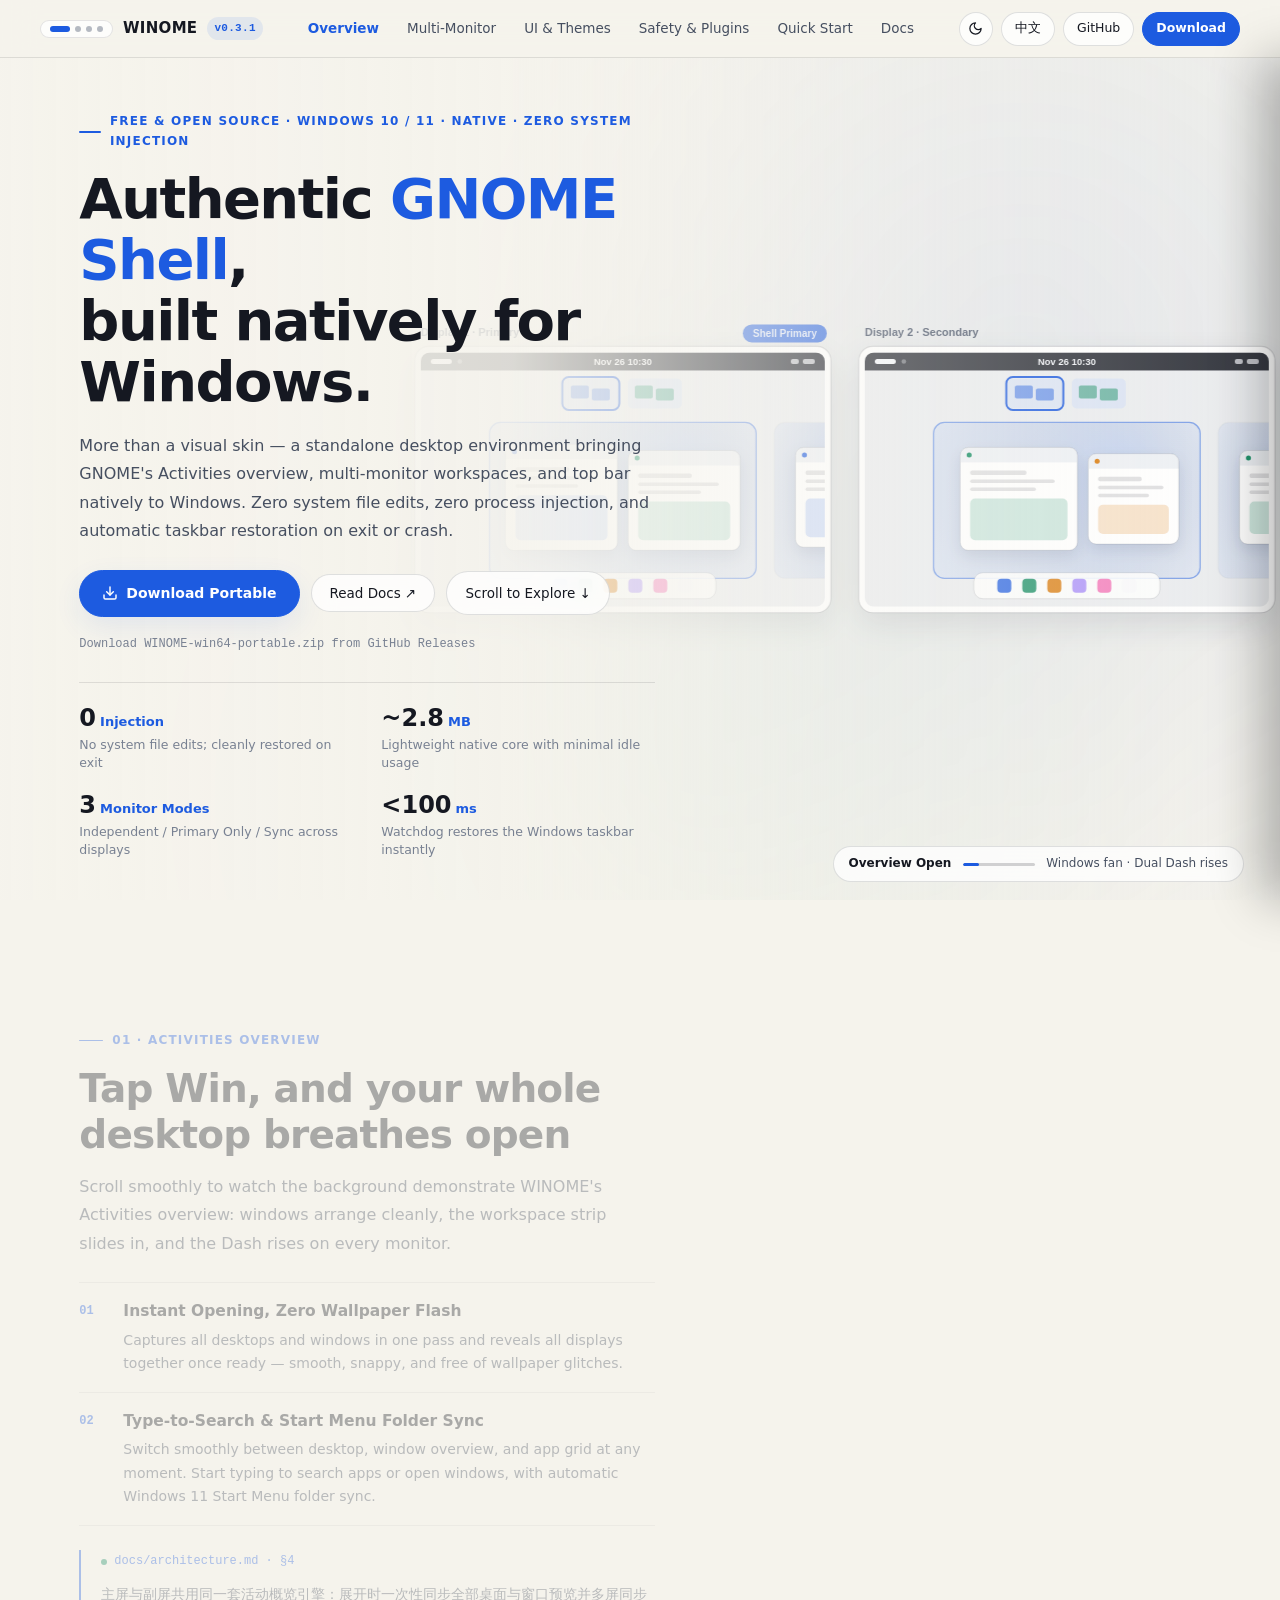
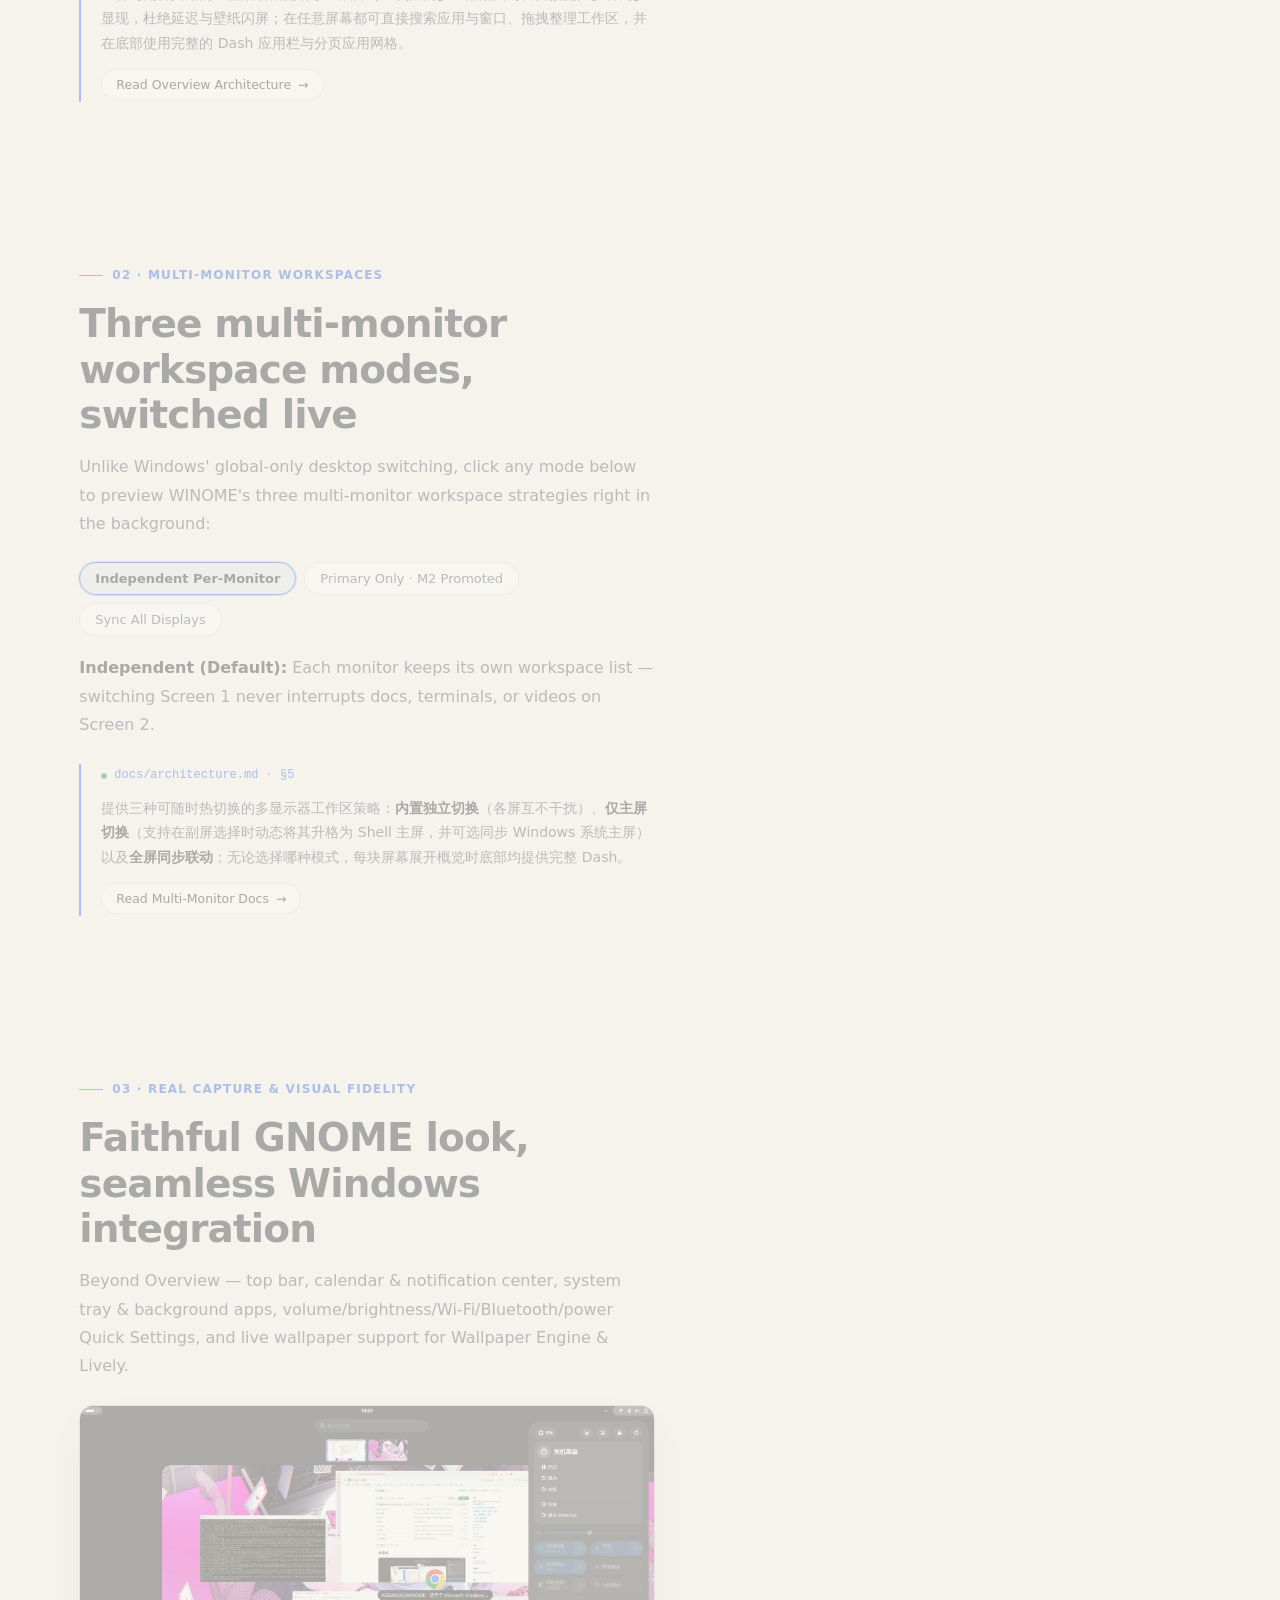
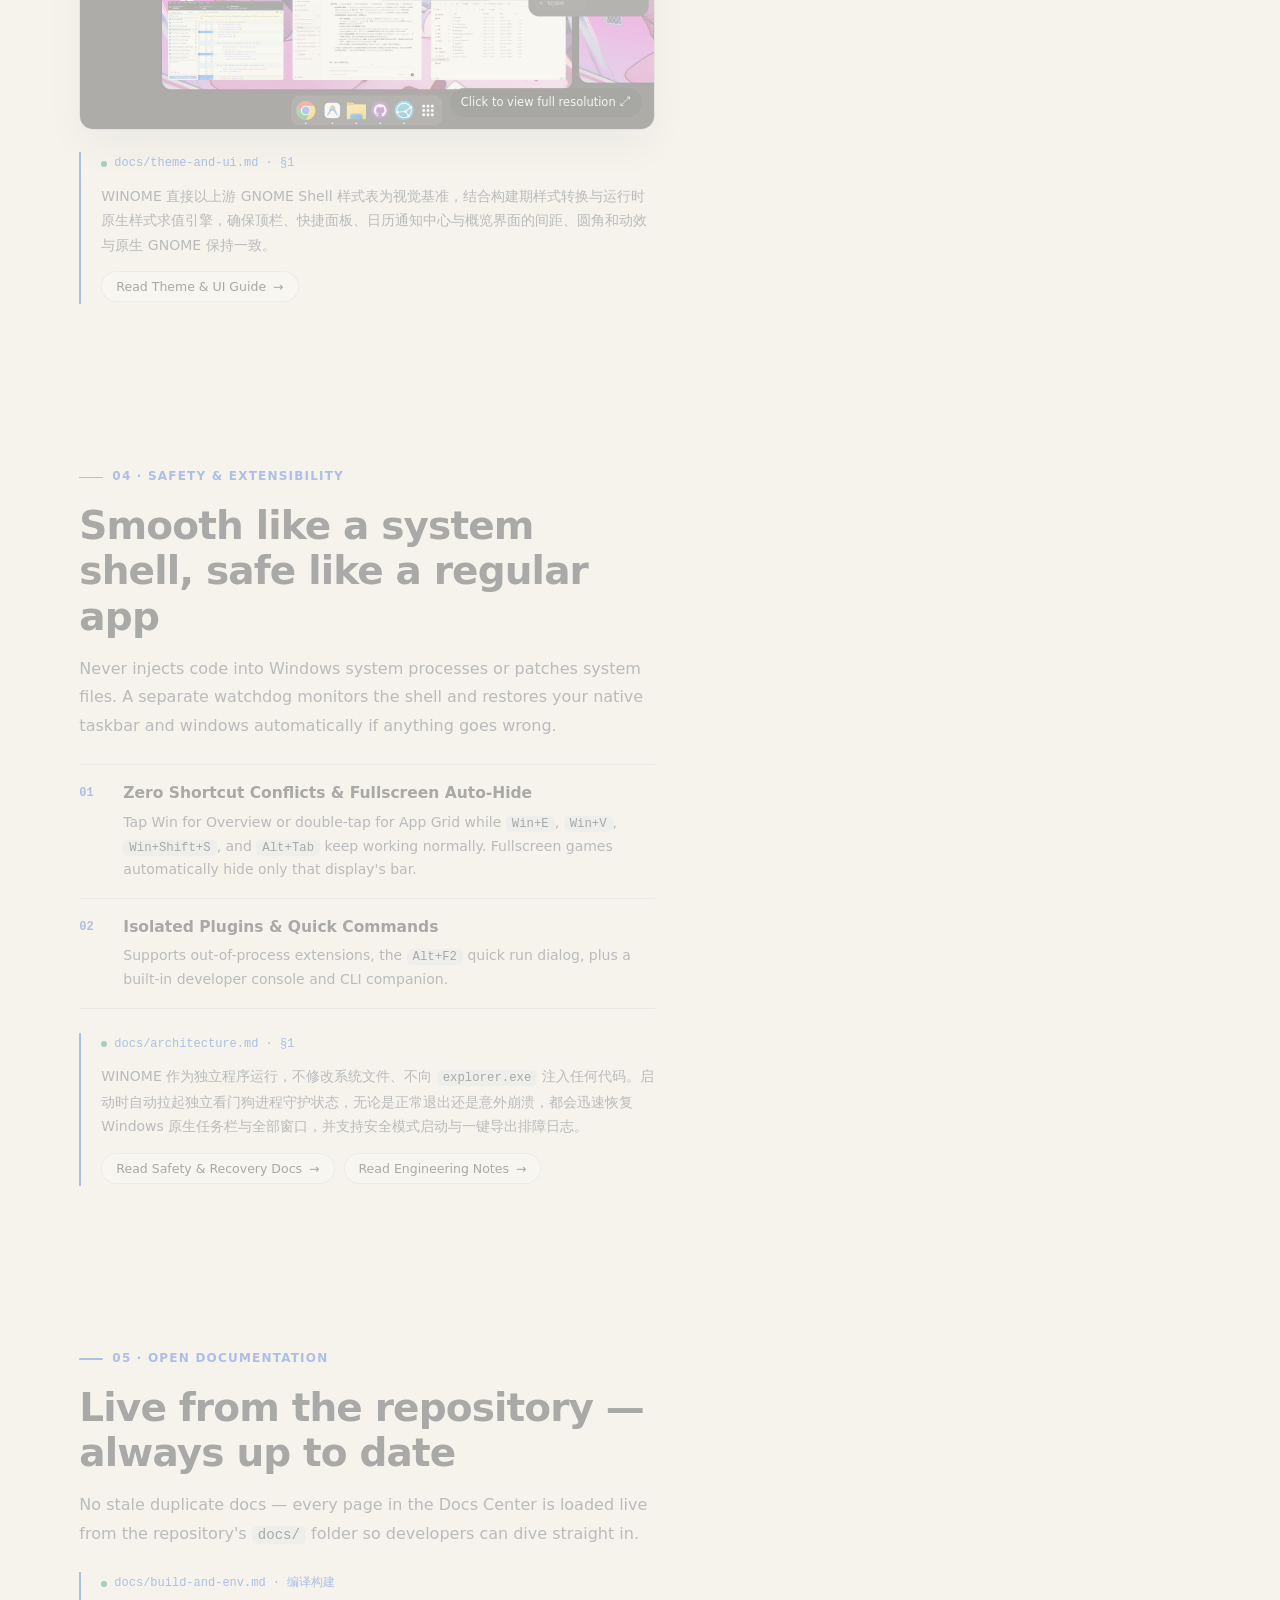
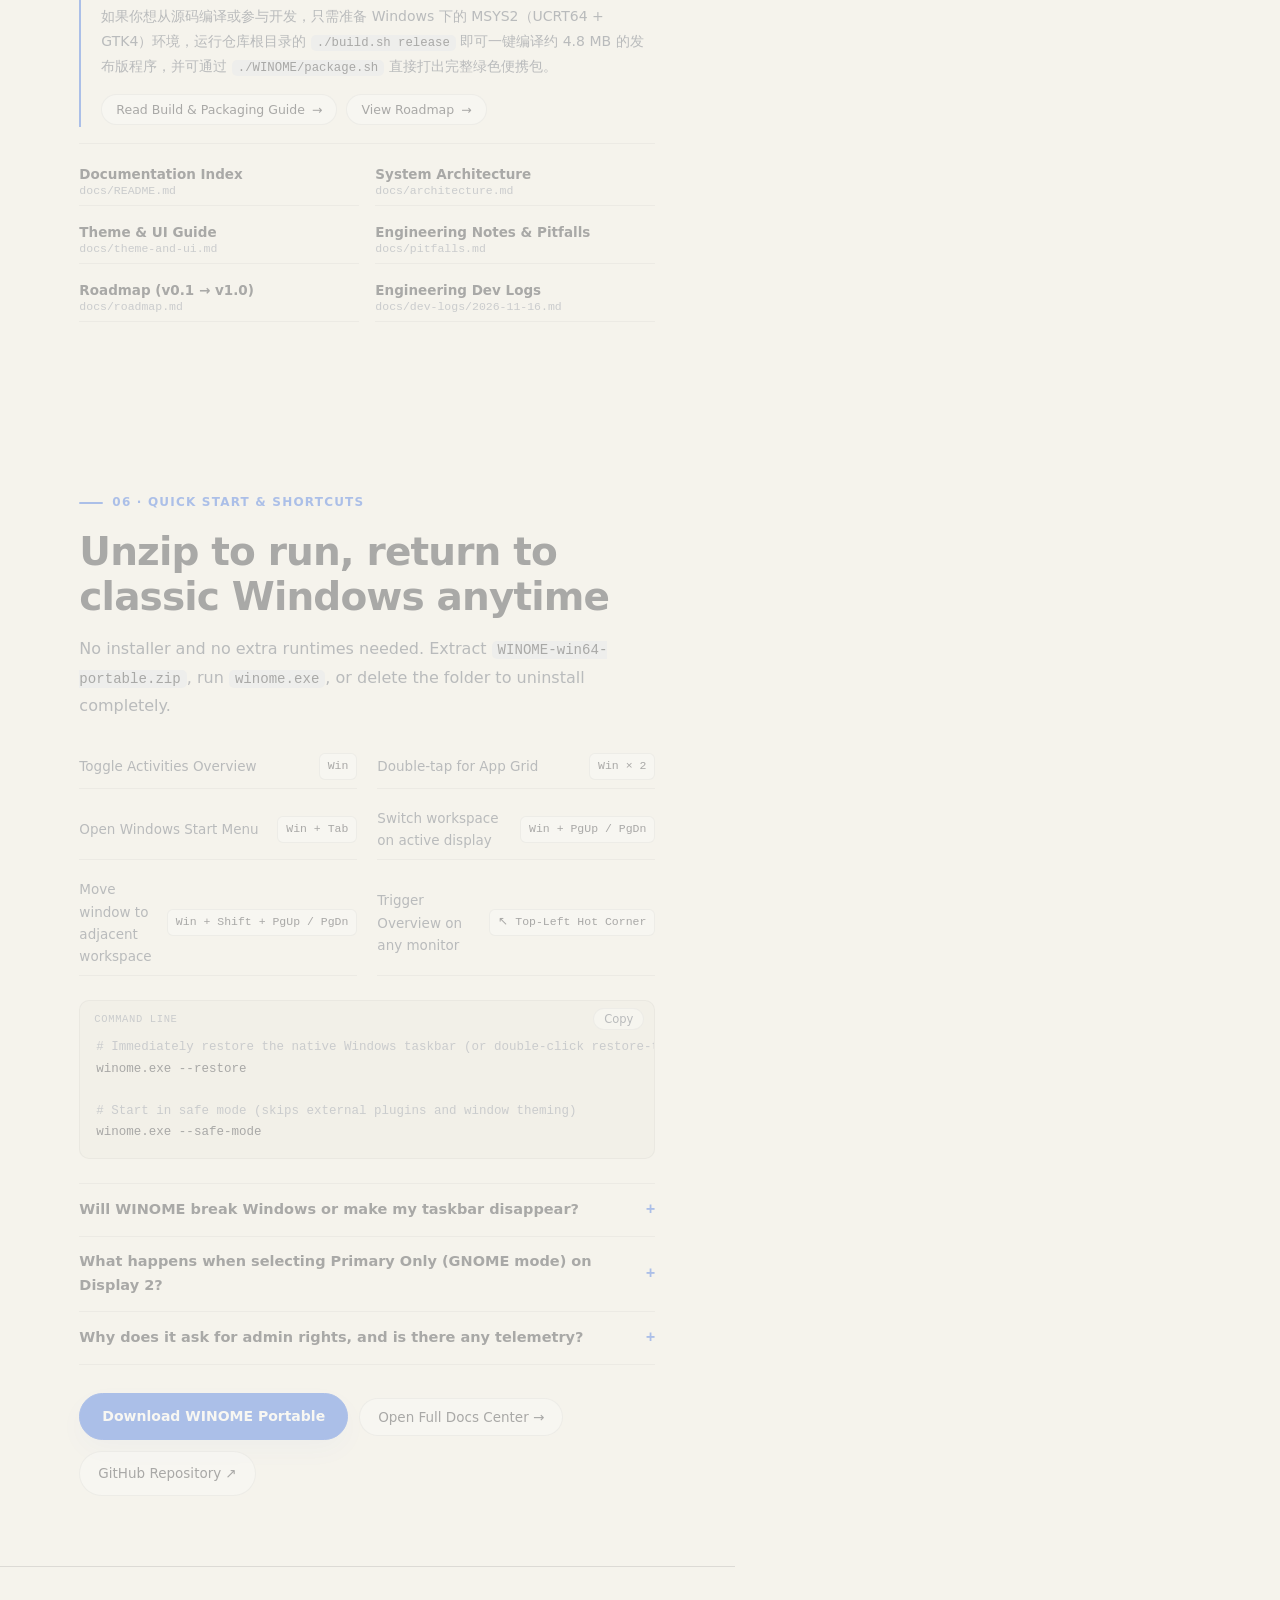
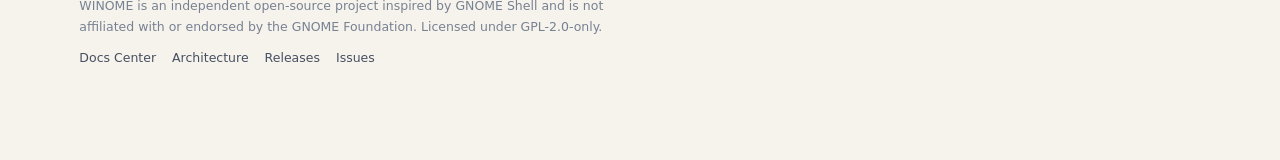
<file: docs/index.html>
<!doctype html>
<html lang="zh-CN" data-theme="dark">
<head>
  <meta charset="utf-8">
  <meta name="viewport" content="width=device-width, initial-scale=1">
  <meta name="google-site-verification" content="KDNwbrnQGs_3TjjicvcNecAX2chNAJ1Zy_TVIzu6aOY" />
  <title>WINOME — 原生运行在 Windows 上的 GNOME Shell 桌面环境</title>
  <meta name="description" content="WINOME 是在 Windows 10/11 上原生打造的 GNOME Shell 桌面环境：流畅的活动概览、副屏独立/仅主屏/同步三种工作区模式、原汁原味的顶栏与快捷面板，零系统注入且崩溃自动恢复原生任务栏。">
  <meta name="keywords" content="WINOME, GNOME, GNOME Shell, Windows 桌面环境, 副屏独立工作区, 活动概览, GTK4, 开源">
  <meta name="theme-color" content="#0b0e14">
  <link rel="canonical" href="https://aoe20000.github.io/WINOME/">
  <meta property="og:type" content="website">
  <meta property="og:url" content="https://aoe20000.github.io/WINOME/">
  <meta property="og:title" content="WINOME — 原生运行在 Windows 上的 GNOME Shell 桌面环境">
  <meta property="og:description" content="副屏三模式工作区、流畅活动概览、原汁原味的 GNOME 视觉，零系统注入与自动恢复保障。A native, zero-injection GNOME Shell experience for Windows 10/11.">
  <meta property="og:image" content="https://aoe20000.github.io/WINOME/最新状态.png">
  <meta name="twitter:card" content="summary_large_image">
  <link rel="icon" type="image/svg+xml" href="./favicon.svg">
  <script>
    (function () {
      try {
        var saved = localStorage.getItem("winome_theme");
        var theme = saved === "light" || saved === "dark"
          ? saved
          : (window.matchMedia && window.matchMedia("(prefers-color-scheme: light)").matches ? "light" : "dark");
        document.documentElement.setAttribute("data-theme", theme);
        var meta = document.querySelector('meta[name="theme-color"]');
        if (meta) meta.setAttribute("content", theme === "light" ? "#f5f3ec" : "#0b0e14");
      } catch (_) {}
    })();
  </script>
  <link rel="stylesheet" href="./assets/site.css">
  <script type="application/ld+json">
  {
    "@context": "https://schema.org",
    "@type": "SoftwareApplication",
    "name": "WINOME",
    "operatingSystem": "Windows 10, Windows 11",
    "applicationCategory": "DesktopEnhancementApplication",
    "offers": { "@type": "Offer", "price": "0", "priceCurrency": "USD" },
    "license": "https://www.gnu.org/licenses/old-licenses/gpl-2.0.html",
    "url": "https://aoe20000.github.io/WINOME/",
    "downloadUrl": "https://github.com/AOE20000/WINOME/releases",
    "image": "https://aoe20000.github.io/WINOME/最新状态.png"
  }
  </script>
</head>
<body>
  <a class="skip-link" href="#main" data-i18n="skip">跳到正文</a>

  <!-- ==================== GNOME TOP BAR ==================== -->
  <header class="topbar">
    <div class="topbar-inner">
      <a class="brand" href="#/" id="brandHomeLink" aria-label="WINOME">
        <span class="activities-dots" id="topActivitiesDots" aria-hidden="true">
          <span class="dot active" data-dot="0"></span>
          <span class="dot" data-dot="1"></span>
          <span class="dot" data-dot="2"></span>
          <span class="dot" data-dot="3"></span>
        </span>
        <span>WINOME</span>
        <span class="brand-tag" id="brandVersionTag">v0.3.1</span>
      </a>

      <nav class="nav-links" aria-label="Primary">
        <a href="#overview" data-nav="overview" data-i18n="nav_overview">概览体验</a>
        <a href="#workspaces" data-nav="workspaces" data-i18n="nav_workspaces">多屏模式</a>
        <a href="#tour" data-nav="tour" data-i18n="nav_tour">界面与主题</a>
        <a href="#arch" data-nav="arch" data-i18n="nav_arch">安全与扩展</a>
        <a href="#start" data-nav="start" data-i18n="nav_start">快速上手</a>
        <button type="button" data-open-doc="architecture.md" data-nav="docs" data-i18n="nav_docs">技术文档</button>
      </nav>

      <div class="topbar-actions">
        <button type="button" class="pill-btn icon-only" id="themeToggle" aria-label="切换日间/夜间模式" title="切换日间 / 夜间模式">
          <span class="theme-icon-sun" aria-hidden="true">
            <svg width="15" height="15" viewBox="0 0 24 24" fill="none" stroke="currentColor" stroke-width="2" stroke-linecap="round" stroke-linejoin="round"><circle cx="12" cy="12" r="4"/><path d="M12 2v2"/><path d="M12 20v2"/><path d="m4.93 4.93 1.41 1.41"/><path d="m17.66 17.66 1.41 1.41"/><path d="M2 12h2"/><path d="M20 12h2"/><path d="m6.34 17.66-1.41 1.41"/><path d="m19.07 4.93-1.41 1.41"/></svg>
          </span>
          <span class="theme-icon-moon" aria-hidden="true">
            <svg width="15" height="15" viewBox="0 0 24 24" fill="none" stroke="currentColor" stroke-width="2" stroke-linecap="round" stroke-linejoin="round"><path d="M12 3a6 6 0 0 0 9 9 9 9 0 1 1-9-9Z"/></svg>
          </span>
        </button>
        <button type="button" class="pill-btn" id="langToggle" aria-label="Switch language">English</button>
        <a class="pill-btn gh-link" href="https://github.com/AOE20000/WINOME" target="_blank" rel="noopener">GitHub</a>
        <a class="pill-btn primary js-download-link" href="https://github.com/AOE20000/WINOME/releases" target="_blank" rel="noopener" data-i18n="nav_download">下载</a>
        <button type="button" class="mobile-menu-btn" id="mobileMenuBtn" aria-label="Menu" aria-expanded="false">
          <svg width="17" height="17" viewBox="0 0 24 24" fill="none" stroke="currentColor" stroke-width="2.2" stroke-linecap="round"><line x1="4" y1="7" x2="20" y2="7"/><line x1="4" y1="12" x2="20" y2="12"/><line x1="4" y1="17" x2="20" y2="17"/></svg>
        </button>
      </div>
    </div>
  </header>

  <nav class="mobile-drawer" id="mobileDrawer" aria-label="Mobile Navigation">
    <a href="#overview" data-i18n="nav_overview">概览体验</a>
    <a href="#workspaces" data-i18n="nav_workspaces">多屏模式</a>
    <a href="#tour" data-i18n="nav_tour">界面与主题</a>
    <a href="#arch" data-i18n="nav_arch">安全与扩展</a>
    <a href="#start" data-i18n="nav_start">快速上手</a>
    <button type="button" data-open-doc="architecture.md" data-i18n="nav_docs">技术文档</button>
  </nav>

  <!-- ==================== FULL-VIEWPORT OVERVIEW MG BACKDROP ==================== -->
  <div class="mg-stage" aria-hidden="true">
    <div class="mg-ambient"></div>
    <div class="mg-canvas-wrap">
      <canvas id="overviewMgCanvas"></canvas>
    </div>
  </div>
  <div class="mg-scrim" aria-hidden="true"></div>

  <main id="main">
    <!-- ====================================================================== -->
    <!-- VIEW 1: SMOOTH ALL-IN-ONE EDITORIAL STREAM OVER SEAMLESS OVERVIEW MG   -->
    <!-- ====================================================================== -->
    <div id="viewHome" class="view-home">

      <!-- CHAPTER 0: HERO -->
      <section class="stream-chapter hero-chapter" id="top" data-dot-idx="0" aria-labelledby="heroTitle">
        <div class="editorial-block always-visible">
          <div class="eyebrow">
            <span class="eyebrow-line"></span>
            <span data-i18n="hero_badge">免费开源 · Windows 10 / 11 · 原生构建 · 零系统侵入</span>
          </div>
          <h1 class="hero-title" id="heroTitle" data-i18n="hero_title">把纯粹的 <span class="accent-text">GNOME Shell</span>，原生带到 Windows。</h1>
          <p class="lead" data-i18n="hero_sub">不是简单的外观皮肤，而是完整重现 GNOME 活动概览、多屏独立工作区与顶栏交互的独立桌面环境。不修改系统文件、不注入系统进程，退出或异常时自动还原 Windows 原生任务栏。</p>

          <div class="cta-row">
            <a class="btn-primary js-download-link" href="https://github.com/AOE20000/WINOME/releases" target="_blank" rel="noopener">
              <svg width="16" height="16" viewBox="0 0 24 24" fill="none" stroke="currentColor" stroke-width="2.2" stroke-linecap="round" stroke-linejoin="round" aria-hidden="true"><path d="M21 15v4a2 2 0 0 1-2 2H5a2 2 0 0 1-2-2v-4"/><polyline points="7 10 12 15 17 10"/><line x1="12" y1="15" x2="12" y2="3"/></svg>
              <span data-i18n="cta_download">下载便携版</span>
            </a>
            <button type="button" class="btn-ghost" data-open-doc="architecture.md" data-i18n="cta_docs">阅读技术文档 ↗</button>
            <a class="btn-ghost" href="#overview" data-i18n="cta_explore">向下探索 ↓</a>
          </div>

          <div class="release-meta" id="releaseMeta" aria-live="polite">WINOME-win64-portable.zip</div>

          <div class="metrics-row">
            <div>
              <div class="metric-val">0<span class="unit" data-i18n="m1_u">系统注入</span></div>
              <div class="metric-lbl" data-i18n="m1_l">不修改系统文件，退出即完整恢复</div>
            </div>
            <div>
              <div class="metric-val">~2.8<span class="unit">MB</span></div>
              <div class="metric-lbl" data-i18n="m2_l">轻巧原生单核心，待机几乎零占用</div>
            </div>
            <div>
              <div class="metric-val">3<span class="unit" data-i18n="m3_u">种多屏模式</span></div>
              <div class="metric-lbl" data-i18n="m3_l">独立切换 / 仅主屏 / 全屏同步，支持双屏联动</div>
            </div>
            <div>
              <div class="metric-val">&lt;100<span class="unit">ms</span></div>
              <div class="metric-lbl" data-i18n="m4_l">独立守护进程，异常退出瞬间还原任务栏</div>
            </div>
          </div>
        </div>
      </section>

      <!-- CHAPTER 1: SEAMLESS OVERVIEW EXPERIENCE -->
      <section class="stream-chapter" id="overview" data-dot-idx="1" aria-labelledby="ovTitle">
        <div class="editorial-block">
          <div class="eyebrow">
            <span class="eyebrow-line"></span>
            <span data-i18n="ov_eyebrow">01 · ACTIVITIES OVERVIEW</span>
          </div>
          <h2 class="sec-title" id="ovTitle" data-i18n="ov_title">按下 Win 键，整个桌面在眼前舒展</h2>
          <p class="lead" data-i18n="ov_lead">向下滚动页面时，右侧背景正顺滑演示 WINOME 的活动概览动效：窗口自动缩放排布、工作区预览条滑入、每块屏幕底部同时升起 Dash 应用栏。</p>

          <div class="feature-stream">
            <div class="feature-item">
              <span class="feature-num">01</span>
              <div>
                <h3 data-i18n="ov_f1_t">极速响应，告别壁纸闪屏</h3>
                <p data-i18n="ov_f1_d">打开概览时一次性同步全部窗口与桌面状态，渲染就绪后多屏同步呈现，流畅跟手、不卡顿，彻底杜绝壁纸闪到窗口上方。</p>
              </div>
            </div>
            <div class="feature-item">
              <span class="feature-num">02</span>
              <div>
                <h3 data-i18n="ov_f2_t">即打即搜，同步开始菜单分组</h3>
                <p data-i18n="ov_f2_d">概览支持随时打断切换至分页应用网格，直接键入即可搜索应用与已开窗口，并自动同步你的 Windows 11 开始菜单应用文件夹。</p>
              </div>
            </div>
          </div>

          <div class="md-live-excerpt" data-md-doc="architecture.md" data-md-match="原生 Activities 概览">
            <div class="md-excerpt-head">
              <span class="md-source-tag"><span class="md-live-dot" aria-hidden="true"></span>docs/architecture.md · §4</span>
            </div>
            <div class="md-excerpt-body">
              <p data-i18n="ov_md_fallback">主屏与副屏共用同一套活动概览引擎，在任意屏幕都可直接搜索、拖拽整理窗口，并在底部使用完整的 Dash 应用栏。</p>
            </div>
            <div class="doc-jump-row">
              <button type="button" class="doc-jump-btn" data-open-doc="architecture.md" data-doc-anchor="4-原生-activities-概览srcoverviewcpp">
                <span data-i18n="jump_arch_ov">阅读概览设计文档</span><span class="arrow">→</span>
              </button>
            </div>
          </div>
        </div>
      </section>

      <!-- CHAPTER 2: MULTI-MONITOR 3 WORKSPACE MODES (INTERACTIVE) -->
      <section class="stream-chapter" id="workspaces" data-dot-idx="1" aria-labelledby="wsTitle">
        <div class="editorial-block">
          <div class="eyebrow">
            <span class="eyebrow-line"></span>
            <span data-i18n="ws_eyebrow">02 · MULTI-MONITOR WORKSPACES</span>
          </div>
          <h2 class="sec-title" id="wsTitle" data-i18n="ws_title">打破全局切换限制，副屏三种模式随心选</h2>
          <p class="lead" data-i18n="ws_lead">Windows 默认只能所有屏幕一起切桌面。点击下方按钮，可在右侧背景动画中直接对比 WINOME 提供的三种多屏工作区模式：</p>

          <div class="mode-pills" id="modePills" role="group" aria-label="Secondary monitor workspace mode">
            <button type="button" class="mode-pill active" data-mode="independent" data-i18n="mode_ind">内置独立切换</button>
            <button type="button" class="mode-pill" data-mode="primary" data-i18n="mode_pri">仅主屏 · 副屏2升主</button>
            <button type="button" class="mode-pill" data-mode="span" data-i18n="mode_span">全屏同步联动</button>
          </div>

          <p class="lead" id="modeDesc" data-i18n="mode_desc_ind"><strong>内置独立切换（默认）：</strong>每个显示器拥有各自独立的工作区列表，切换屏幕 1 时完全不会打扰屏幕 2 的文档、终端或视频。</p>

          <div class="md-live-excerpt" data-md-doc="architecture.md" data-md-match="多屏工作区引擎">
            <div class="md-excerpt-head">
              <span class="md-source-tag"><span class="md-live-dot" aria-hidden="true"></span>docs/architecture.md · §5</span>
            </div>
            <div class="md-excerpt-body">
              <p data-i18n="ws_md_fallback">提供内置独立、仅主屏（支持在副屏选择时将其动态升格为主屏）以及全屏同步联动三种模式，且每块屏幕底部均保留完整 Dash。</p>
            </div>
            <div class="doc-jump-row">
              <button type="button" class="doc-jump-btn" data-open-doc="architecture.md" data-doc-anchor="5-多屏工作区引擎与虚拟桌面-comsrcworkspace-managercppsrcvirtual-desktopcpp">
                <span data-i18n="jump_arch_ws">阅读多屏工作区文档</span><span class="arrow">→</span>
              </button>
            </div>
          </div>
        </div>
      </section>

      <!-- CHAPTER 3: LIVE SCREENSHOT & AUTHENTIC GNOME UI -->
      <section class="stream-chapter" id="tour" data-dot-idx="2" aria-labelledby="tourTitle">
        <div class="editorial-block">
          <div class="eyebrow">
            <span class="eyebrow-line"></span>
            <span data-i18n="tour_eyebrow">03 · REAL CAPTURE &amp; VISUAL FIDELITY</span>
          </div>
          <h2 class="sec-title" id="tourTitle" data-i18n="tour_title">忠实还原 GNOME 视觉，无缝融入 Windows</h2>
          <p class="lead" data-i18n="tour_lead">不止是活动概览——顶栏、双栏日历与通知中心、常用系统托盘与后台应用、音量/亮度/Wi-Fi/蓝牙/电源快捷面板全部原生集成，并兼容 Wallpaper Engine 等动态壁纸。</p>

          <figure class="shot-inline" id="shotTrigger" role="button" tabindex="0" aria-label="查看大图">
            <img src="./最新状态.png" alt="WINOME 实机桌面截图：顶栏、活动概览、多工作区预览、Dash 应用栏与快速设置面板" data-i18n-alt="shot_alt" loading="lazy">
            <figcaption class="shot-caption-float" data-i18n="shot_zoom">点击查看高清原图 ⤢</figcaption>
          </figure>

          <div class="md-live-excerpt" data-md-doc="theme-and-ui.md" data-md-match="双 CSS 管线">
            <div class="md-excerpt-head">
              <span class="md-source-tag"><span class="md-live-dot" aria-hidden="true"></span>docs/theme-and-ui.md · §1</span>
            </div>
            <div class="md-excerpt-body">
              <p data-i18n="ui_md_fallback">直接以官方 GNOME Shell 样式表为视觉基准，结合样式转换与原生渲染引擎，确保间距、圆角与动效保持原汁原味。</p>
            </div>
            <div class="doc-jump-row">
              <button type="button" class="doc-jump-btn" data-open-doc="theme-and-ui.md" data-doc-anchor="1-双-css-管线">
                <span data-i18n="jump_theme_doc">阅读主题与界面规范</span><span class="arrow">→</span>
              </button>
            </div>
          </div>
        </div>
      </section>

      <!-- CHAPTER 4: ZERO-INJECTION SAFETY & EXTENSIBILITY -->
      <section class="stream-chapter" id="arch" data-dot-idx="2" aria-labelledby="archTitle">
        <div class="editorial-block">
          <div class="eyebrow">
            <span class="eyebrow-line"></span>
            <span data-i18n="arch_eyebrow">04 · SAFETY &amp; EXTENSIBILITY</span>
          </div>
          <h2 class="sec-title" id="archTitle" data-i18n="arch_title">像系统组件般顺滑，像普通软件般安全</h2>
          <p class="lead" data-i18n="arch_lead">绝不向系统核心进程注入代码，也不改动系统文件。内置独立看门狗守护进程，遇到任何异常都能在瞬间恢复 Windows 原生任务栏与全部窗口。</p>

          <div class="feature-stream">
            <div class="feature-item">
              <span class="feature-num">01</span>
              <div>
                <h3 data-i18n="sf_1_t">原生快捷键无冲突，全屏游戏零干扰</h3>
                <p data-i18n="sf_1_d">短按 Win 打开概览、双击进入应用网格，而 <code>Win+E</code>、<code>Win+V</code>、<code>Win+Shift+S</code>、<code>Alt+Tab</code> 等系统快捷键全部照常使用；进入全屏游戏或视频时，自动隐藏所在屏幕顶栏并关闭该屏热角。</p>
              </div>
            </div>
            <div class="feature-item">
              <span class="feature-num">02</span>
              <div>
                <h3 data-i18n="sf_2_t">安全隔离的插件扩展与快捷命令</h3>
                <p data-i18n="sf_2_d">支持在独立进程中运行的第三方扩展插件、<code>Alt+F2</code> 快捷命令框，以及面向开发者的实时调试控制台与命令行工具。</p>
              </div>
            </div>
          </div>

          <div class="md-live-excerpt" data-md-doc="architecture.md" data-md-match="宿主启动、自愈与退出流程">
            <div class="md-excerpt-head">
              <span class="md-source-tag"><span class="md-live-dot" aria-hidden="true"></span>docs/architecture.md · §1</span>
            </div>
            <div class="md-excerpt-body">
              <p data-i18n="arch_md_fallback">独立运行、不注入系统进程；启动时自带守护看门狗，正常退出或意外崩溃都会立即恢复原生任务栏与窗口状态。</p>
            </div>
            <div class="doc-jump-row">
              <button type="button" class="doc-jump-btn" data-open-doc="architecture.md" data-doc-anchor="1-宿主启动自愈与退出流程srcmaincpp">
                <span data-i18n="jump_arch_main">阅读安全与自愈架构</span><span class="arrow">→</span>
              </button>
              <button type="button" class="doc-jump-btn" data-open-doc="pitfalls.md" data-doc-anchor="1-工程硬约束已踩深坑勿回退">
                <span data-i18n="jump_pitfalls">查看工程避坑记录</span><span class="arrow">→</span>
              </button>
            </div>
          </div>
        </div>
      </section>

      <!-- CHAPTER 5: DEVELOPER DOCS & ROADMAP STREAM -->
      <section class="stream-chapter compact" id="dev" data-dot-idx="3" aria-labelledby="devTitle">
        <div class="editorial-block">
          <div class="eyebrow">
            <span class="eyebrow-line"></span>
            <span data-i18n="dev_eyebrow">05 · OPEN DOCUMENTATION</span>
          </div>
          <h2 class="sec-title" id="devTitle" data-i18n="dev_title">直连项目文档，随时查阅最新架构与构建指南</h2>
          <p class="lead" data-i18n="dev_lead">官网不另存过期副本——所有技术文档均直接实时读取仓库中的 <code>docs/</code> 目录，方便开发者快速上手构建或参与贡献。</p>

          <div class="md-live-excerpt" data-md-doc="build-and-env.md" data-md-match="构建方案">
            <div class="md-excerpt-head">
              <span class="md-source-tag"><span class="md-live-dot" aria-hidden="true"></span>docs/build-and-env.md · 编译构建</span>
            </div>
            <div class="md-excerpt-body">
              <p data-i18n="build_md_fallback">准备 MSYS2（UCRT64 + GTK4）环境后，运行仓库根目录的 <code>./build.sh release</code> 即可编译约 4.8 MB 发布版并一键打包绿色便携包。</p>
            </div>
            <div class="doc-jump-row">
              <button type="button" class="doc-jump-btn" data-open-doc="build-and-env.md" data-doc-anchor="构建方案buildsh">
                <span data-i18n="jump_build">阅读编译与打包指南</span><span class="arrow">→</span>
              </button>
              <button type="button" class="doc-jump-btn" data-open-doc="roadmap.md" data-doc-anchor="2-阶段规划总览">
                <span data-i18n="jump_roadmap">查看开发路线图</span><span class="arrow">→</span>
              </button>
            </div>
          </div>

          <div class="doc-link-grid" aria-label="Core Documentation Index">
            <button type="button" class="doc-mini-link" data-open-doc="README.md">
              <strong data-i18n="dl_readme">文档中心导航</strong>
              <small>docs/README.md</small>
            </button>
            <button type="button" class="doc-mini-link" data-open-doc="architecture.md">
              <strong data-i18n="dl_arch">系统架构与模块设计</strong>
              <small>docs/architecture.md</small>
            </button>
            <button type="button" class="doc-mini-link" data-open-doc="theme-and-ui.md">
              <strong data-i18n="dl_theme">主题与 UI 设计规范</strong>
              <small>docs/theme-and-ui.md</small>
            </button>
            <button type="button" class="doc-mini-link" data-open-doc="pitfalls.md">
              <strong data-i18n="dl_pitfalls">开发避坑与约束</strong>
              <small>docs/pitfalls.md</small>
            </button>
            <button type="button" class="doc-mini-link" data-open-doc="roadmap.md">
              <strong data-i18n="dl_road">开发路线图 (v0.1 → v1.0)</strong>
              <small>docs/roadmap.md</small>
            </button>
            <button type="button" class="doc-mini-link" data-open-doc="dev-logs/2026-11-16.md">
              <strong data-i18n="dl_log">阶段开发日志</strong>
              <small>docs/dev-logs/2026-11-16.md</small>
            </button>
          </div>
        </div>
      </section>

      <!-- CHAPTER 6: QUICK START, SHORTCUTS, RESCUE & FAQ -->
      <section class="stream-chapter" id="start" data-dot-idx="3" aria-labelledby="startTitle">
        <div class="editorial-block">
          <div class="eyebrow">
            <span class="eyebrow-line"></span>
            <span data-i18n="start_eyebrow">06 · QUICK START &amp; SHORTCUTS</span>
          </div>
          <h2 class="sec-title" id="startTitle" data-i18n="start_title">解压即用，随时回到原版 Windows 桌面</h2>
          <p class="lead" data-i18n="start_lead">无需安装向导，也不需要额外安装运行库。下载解压 <code>WINOME-win64-portable.zip</code> 后运行 <code>winome.exe</code> 即可体验；想卸载时直接删除文件夹即可。</p>

          <div class="kbd-list">
            <div class="kbd-item"><span data-i18n="k1">打开 / 关闭活动概览</span><kbd>Win</kbd></div>
            <div class="kbd-item"><span data-i18n="k2">双击平滑进入应用网格</span><kbd>Win × 2</kbd></div>
            <div class="kbd-item"><span data-i18n="k3">打开 Windows 开始菜单</span><kbd>Win + Tab</kbd></div>
            <div class="kbd-item"><span data-i18n="k4">切换当前屏相邻工作区</span><kbd>Win + PgUp / PgDn</kbd></div>
            <div class="kbd-item"><span data-i18n="k5">带当前窗口切至相邻工作区</span><kbd>Win + Shift + PgUp / PgDn</kbd></div>
            <div class="kbd-item"><span data-i18n="k6">任意屏幕左上角触发概览</span><kbd data-i18n="k6k">↖ 左上角热角</kbd></div>
          </div>

          <div class="cmd-block">
            <span class="cmd-lang" data-i18n="cmd_lang">命令行工具</span>
            <button type="button" class="copy-btn" data-copy-target="rescueCmd" data-i18n="copy">复制</button>
            <pre id="rescueCmd"><span class="cmd-comment" data-i18n="code_c1"># 立即恢复 Windows 原生任务栏与工作区（也可直接双击目录中的 restore-taskbar.bat）</span>
winome.exe --restore

<span class="cmd-comment" data-i18n="code_c2"># 以安全模式启动（跳过第三方插件与窗口外观美化）</span>
winome.exe --safe-mode</pre>
          </div>

          <div class="faq-list">
            <details>
              <summary data-i18n="q1">使用 WINOME 会破坏 Windows 或导致任务栏找不回来吗？</summary>
              <p data-i18n="a1">不会。WINOME 绝不改动系统文件，也不会注入系统进程。它只在运行时临时隐藏原生任务栏，正常退出或意外崩溃都会由守护进程自动还原，目录中还附带了一键恢复脚本 <code>restore-taskbar.bat</code> 兜底。</p>
            </details>
            <details>
              <summary data-i18n="q2">在副屏 2 选择「仅主屏（GNOME 模式）」会发生什么？</summary>
              <p data-i18n="a2">副屏 2 会立即成为当前的 Shell 主屏：切工作区时只切换屏幕 2、保持屏幕 1 的窗口静止不动，且两块屏幕在概览底部都保留完整的 Dash 应用栏；如有需要，也可以在设置中开启「同时切换 Windows 系统主显示器」。</p>
            </details>
            <details>
              <summary data-i18n="q3">为什么需要管理员权限？会收集个人数据吗？</summary>
              <p data-i18n="a3">管理员权限仅用于隐藏原生任务栏，以及在切换工作区时正常管理以管理员身份运行的窗口。WINOME 完全离线运行、没有任何数据上报，所有设置与日志都只保存在本地 <code>%LOCALAPPDATA%\WINOME</code>。</p>
            </details>
          </div>

          <div class="cta-row">
            <a class="btn-primary js-download-link" href="https://github.com/AOE20000/WINOME/releases" target="_blank" rel="noopener" data-i18n="cta_download2">下载 WINOME 便携版</a>
            <button type="button" class="btn-ghost" data-open-doc="README.md" data-i18n="cta_docs2">打开完整文档中心 →</button>
            <a class="btn-ghost" href="https://github.com/AOE20000/WINOME" target="_blank" rel="noopener" data-i18n="cta_star">GitHub 仓库 ↗</a>
          </div>
        </div>
      </section>

      <footer class="site-footer">
        <p data-i18n="footer_disclaimer">WINOME 是受 GNOME Shell 启发的独立开源项目，与 GNOME Foundation 无隶属或背书关系。遵循 GPL-2.0-only 开源许可。</p>
        <div class="footer-links">
          <button type="button" data-open-doc="README.md" data-i18n="footer_docs">文档中心</button>
          <button type="button" data-open-doc="architecture.md" data-i18n="footer_arch">技术架构</button>
          <a href="https://github.com/AOE20000/WINOME/releases" target="_blank" rel="noopener" data-i18n="footer_rel">Releases</a>
          <a href="https://github.com/AOE20000/WINOME/issues" target="_blank" rel="noopener" data-i18n="footer_issues">问题反馈</a>
        </div>
      </footer>
    </div>

    <!-- ====================================================================== -->
    <!-- VIEW 2: LIVE FULL DOCUMENTATION READER (#/docs/<path>)                 -->
    <!-- ====================================================================== -->
    <section id="viewDocs" class="view-docs" hidden aria-label="Documentation Reader">
      <div class="docs-toolbar">
        <div class="docs-toolbar-left">
          <button type="button" class="pill-btn" id="docsBackHome" data-i18n="docs_home">← 返回官网</button>
          <span class="docs-crumb" id="docsBreadcrumb">docs/architecture.md</span>
          <span class="docs-ssot-badge" data-i18n="docs_ssot">实时读取仓库 docs/</span>
        </div>
        <a class="pill-btn" id="docsGhLink" href="https://github.com/AOE20000/WINOME/blob/main/docs/architecture.md" target="_blank" rel="noopener" data-i18n="docs_gh">在 GitHub 查看原文 ↗</a>
      </div>

      <div class="docs-grid">
        <aside class="docs-sidebar" aria-label="Document Catalog">
          <input type="search" class="docs-search" id="docsSearchInput" placeholder="筛选文档标题或关键词..." aria-label="Filter documentation">
          <div id="docsNavList"></div>
        </aside>

        <article class="docs-main">
          <div id="docsArticleBody" class="md-body"></div>
          <nav class="docs-pager" id="docsPager" aria-label="Document Pagination"></nav>
        </article>

        <aside class="docs-toc" aria-label="On This Page">
          <div class="docs-toc-title" data-i18n="docs_toc_title">本页目录</div>
          <div id="docsTocList"></div>
        </aside>
      </div>
    </section>
  </main>

  <!-- MINIMAL FLOATING OVERVIEW PROGRESS HUD -->
  <div class="stage-hud" id="stageHud" aria-live="polite">
    <span class="stage-phase" id="hudPhase">桌面待机</span>
    <div class="stage-bar"><div class="stage-bar-fill" id="hudFill"></div></div>
    <span id="hudHint">向下滚动展开概览</span>
  </div>

  <!-- SLIDE-OVER SIDE DOC DRAWER (Read full docs without leaving scroll stream) -->
  <div class="doc-drawer-backdrop" id="docDrawerBackdrop" aria-hidden="true"></div>
  <aside class="doc-drawer" id="docDrawer" aria-hidden="true" aria-label="侧栏文档阅读器">
    <div class="doc-drawer-head">
      <div class="doc-drawer-meta">
        <span class="md-live-dot" aria-hidden="true"></span>
        <span class="doc-drawer-title" id="docDrawerTitle">docs/architecture.md</span>
      </div>
      <div class="doc-drawer-actions">
        <button type="button" class="pill-btn" id="docDrawerExpand" data-i18n="drawer_expand">全屏阅读 ⤢</button>
        <a class="pill-btn" id="docDrawerGh" href="https://github.com/AOE20000/WINOME/blob/main/docs/architecture.md" target="_blank" rel="noopener">GitHub ↗</a>
        <button type="button" class="pill-btn icon-only" id="docDrawerClose" aria-label="关闭侧栏文档" title="关闭 (Esc)">✕</button>
      </div>
    </div>
    <div class="doc-drawer-body md-body" id="docDrawerBody"></div>
  </aside>

  <!-- FULL-SIZE SCREENSHOT LIGHTBOX -->
  <div class="lightbox" id="lightbox" hidden role="dialog" aria-modal="true" aria-label="高清实机截图">
    <button type="button" class="lightbox-close" id="lightboxClose" aria-label="关闭">✕</button>
    <img src="./最新状态.png" alt="WINOME 实机桌面高清大图">
  </div>

  <script src="./assets/mg-demos.js"></script>
  <script src="./assets/docs-reader.js"></script>
  <script src="./assets/app.js"></script>
</body>
</html>
</file>
<file: docs/assets/site.css>
/* SPDX-License-Identifier: GPL-2.0-only
 * WINOME Official Website Stylesheet
 * Style A (Dark · Adwaita Atmospheric Mist) + Style B (Light · Swiss Editorial Paper)
 * Seamless full-viewport Overview MG backdrop + smooth borderless all-in-one stream.
 */

*, *::before, *::after {
  box-sizing: border-box;
  margin: 0;
  padding: 0;
}

:root {
  --font-sans: "Segoe UI Variable", "Segoe UI", "PingFang SC", "Hiragino Sans GB", "Microsoft YaHei UI", system-ui, -apple-system, sans-serif;
  --font-display: "Segoe UI Variable Display", "Segoe UI", "PingFang SC", "Microsoft YaHei UI", system-ui, sans-serif;
  --font-mono: "Cascadia Code", "JetBrains Mono", "Fira Code", Consolas, ui-monospace, monospace;
  --ease: cubic-bezier(0.22, 1, 0.36, 1);
  --topbar-h: 58px;
  --stream-max: 576px;
  --stream-pad-x: clamp(24px, 6.2vw, 96px);
}

/* ==========================================================================
   THEME A — DARK (Adwaita 雾幕暗境)
   ========================================================================== */
:root,
html[data-theme="dark"] {
  color-scheme: dark;
  --bg: #0b0e14;
  --bg-elev: #111622;
  --bg-code: rgba(16, 22, 34, 0.86);
  --text: #f3f6fc;
  --text-2: #b4bfd3;
  --text-3: #76849c;
  --accent: #4a9eff;
  --accent-hover: #6ab0ff;
  --accent-soft: rgba(74, 158, 255, 0.14);
  --accent-ring: rgba(74, 158, 255, 0.34);
  --accent-2: #57e389;
  --accent-2-soft: rgba(87, 227, 137, 0.14);
  --warn: #f6b756;
  --hairline: rgba(255, 255, 255, 0.09);
  --hairline-strong: rgba(255, 255, 255, 0.16);
  --pill-bg: rgba(18, 24, 36, 0.66);
  --pill-bg-hover: rgba(28, 37, 54, 0.82);
  --pill-border: rgba(255, 255, 255, 0.13);
  --bar-bg: rgba(11, 14, 20, 0.78);
  --scrim: linear-gradient(
    90deg,
    rgba(11, 14, 20, 0.94) 0%,
    rgba(11, 14, 20, 0.84) 38%,
    rgba(11, 14, 20, 0.38) 65%,
    rgba(11, 14, 20, 0.10) 100%
  );
  --scrim-mobile: linear-gradient(
    180deg,
    rgba(11, 14, 20, 0.56) 0%,
    rgba(11, 14, 20, 0.86) 34%,
    rgba(11, 14, 20, 0.95) 100%
  );
  --ambient-glow:
    radial-gradient(circle at 72% 40%, rgba(74, 158, 255, 0.16), transparent 48%),
    radial-gradient(circle at 55% 78%, rgba(87, 227, 137, 0.07), transparent 44%);
  --shadow-soft: 0 18px 46px rgba(0, 0, 0, 0.42);
  --docs-surface: rgba(14, 18, 27, 0.72);
  --docs-sidebar-bg: rgba(11, 14, 20, 0.65);
  --drawer-bg: rgba(13, 17, 25, 0.94);
  --table-stripe: rgba(255, 255, 255, 0.025);
  --blockquote-bg: rgba(74, 158, 255, 0.07);
}

/* ==========================================================================
   THEME B — LIGHT (瑞士纸墨长卷)
   ========================================================================== */
html[data-theme="light"] {
  color-scheme: light;
  --bg: #f5f3ec;
  --bg-elev: #fbfaf6;
  --bg-code: rgba(235, 232, 222, 0.78);
  --text: #151821;
  --text-2: #464f60;
  --text-3: #788192;
  --accent: #1d5be0;
  --accent-hover: #1449bd;
  --accent-soft: rgba(29, 91, 224, 0.09);
  --accent-ring: rgba(29, 91, 224, 0.28);
  --accent-2: #0f8a5f;
  --accent-2-soft: rgba(15, 138, 95, 0.10);
  --warn: #c77708;
  --hairline: rgba(21, 24, 33, 0.11);
  --hairline-strong: rgba(21, 24, 33, 0.19);
  --pill-bg: rgba(255, 255, 255, 0.76);
  --pill-bg-hover: rgba(255, 255, 255, 0.94);
  --pill-border: rgba(21, 24, 33, 0.13);
  --bar-bg: rgba(245, 243, 236, 0.84);
  --scrim: linear-gradient(
    90deg,
    rgba(245, 243, 236, 0.96) 0%,
    rgba(245, 243, 236, 0.87) 40%,
    rgba(245, 243, 236, 0.34) 68%,
    rgba(245, 243, 236, 0.06) 100%
  );
  --scrim-mobile: linear-gradient(
    180deg,
    rgba(245, 243, 236, 0.56) 0%,
    rgba(245, 243, 236, 0.89) 34%,
    rgba(245, 243, 236, 0.97) 100%
  );
  --ambient-glow:
    radial-gradient(circle at 74% 38%, rgba(29, 91, 224, 0.08), transparent 50%),
    radial-gradient(circle at 52% 80%, rgba(15, 138, 95, 0.05), transparent 44%);
  --shadow-soft: 0 18px 42px rgba(21, 28, 46, 0.11);
  --docs-surface: rgba(255, 255, 255, 0.72);
  --docs-sidebar-bg: rgba(245, 243, 236, 0.82);
  --drawer-bg: rgba(249, 247, 241, 0.96);
  --table-stripe: rgba(21, 24, 33, 0.025);
  --blockquote-bg: rgba(29, 91, 224, 0.06);
}

html {
  scroll-behavior: smooth;
  background: var(--bg);
  color: var(--text);
  font-family: var(--font-sans);
  -webkit-font-smoothing: antialiased;
  text-rendering: optimizeLegibility;
  transition: background-color 0.4s var(--ease), color 0.4s var(--ease);
}

body {
  min-height: 100vh;
  background: var(--bg);
  color: var(--text);
  line-height: 1.65;
  overflow-x: clip;
  transition: background-color 0.4s var(--ease), color 0.4s var(--ease);
}

a {
  color: var(--accent);
  text-decoration: none;
  transition: color 0.2s var(--ease), opacity 0.2s;
}
a:hover { color: var(--accent-hover); }

code {
  font-family: var(--font-mono);
  font-size: 0.88em;
  padding: 1px 6px;
  border-radius: 5px;
  background: var(--accent-soft);
  color: var(--text);
  overflow-wrap: anywhere;
  word-break: break-word;
}

.skip-link {
  position: fixed;
  top: -80px;
  left: 16px;
  z-index: 200;
  padding: 8px 14px;
  border-radius: 999px;
  background: var(--accent);
  color: #fff;
  font-size: 13px;
  font-weight: 600;
}
.skip-link:focus { top: 12px; }

/* ==========================================================================
   GNOME TOP BAR (Minimal, Translucent, Day/Night + Language + Docs)
   ========================================================================== */
.topbar {
  position: fixed;
  top: 0;
  left: 0;
  right: 0;
  z-index: 80;
  height: var(--topbar-h);
  background: var(--bar-bg);
  backdrop-filter: blur(18px);
  -webkit-backdrop-filter: blur(18px);
  border-bottom: 1px solid var(--hairline);
  transition: background-color 0.4s var(--ease), border-color 0.4s var(--ease);
}

.topbar-inner {
  height: 100%;
  max-width: 1480px;
  margin: 0 auto;
  padding: 0 clamp(16px, 3.2vw, 40px);
  display: flex;
  align-items: center;
  justify-content: space-between;
  gap: 16px;
}

.brand {
  display: inline-flex;
  align-items: center;
  gap: 10px;
  color: var(--text);
  font-weight: 700;
  font-size: 15px;
  letter-spacing: 0.02em;
  white-space: nowrap;
}
.brand:hover { color: var(--text); }

.activities-dots {
  display: inline-flex;
  align-items: center;
  gap: 5px;
  padding: 5px 9px;
  border-radius: 999px;
  background: var(--pill-bg);
  border: 1px solid var(--hairline);
}
.activities-dots .dot {
  width: 6px;
  height: 6px;
  border-radius: 999px;
  background: var(--text-3);
  opacity: 0.55;
  transition: width 0.35s var(--ease), background-color 0.35s var(--ease), opacity 0.35s;
}
.activities-dots .dot.active {
  width: 20px;
  background: var(--accent);
  opacity: 1;
}

.brand-tag {
  font-family: var(--font-mono);
  font-size: 11px;
  font-weight: 600;
  color: var(--accent);
  background: var(--accent-soft);
  padding: 2px 7px;
  border-radius: 999px;
}

.nav-links {
  display: flex;
  align-items: center;
  gap: 4px;
}

.nav-links a,
.nav-links button {
  appearance: none;
  border: none;
  background: transparent;
  color: var(--text-2);
  font-family: inherit;
  font-size: 13.5px;
  font-weight: 500;
  padding: 7px 12px;
  border-radius: 999px;
  cursor: pointer;
  white-space: nowrap;
  transition: color 0.2s, background-color 0.2s;
}
.nav-links a:hover,
.nav-links button:hover {
  color: var(--text);
  background: var(--accent-soft);
}
.nav-links a.active,
.nav-links button.active {
  color: var(--accent);
  font-weight: 600;
}

.topbar-actions {
  display: flex;
  align-items: center;
  gap: 8px;
}

.pill-btn {
  display: inline-flex;
  align-items: center;
  justify-content: center;
  gap: 6px;
  height: 34px;
  padding: 0 13px;
  border-radius: 999px;
  border: 1px solid var(--pill-border);
  background: var(--pill-bg);
  color: var(--text);
  font-family: inherit;
  font-size: 12.5px;
  font-weight: 500;
  cursor: pointer;
  white-space: nowrap;
  transition: border-color 0.22s, background-color 0.22s, transform 0.2s var(--ease);
}
.pill-btn:hover {
  border-color: var(--accent);
  background: var(--pill-bg-hover);
  color: var(--text);
}
.pill-btn.icon-only {
  width: 34px;
  padding: 0;
}
.pill-btn.primary {
  background: var(--accent);
  border-color: var(--accent);
  color: #fff;
  font-weight: 600;
}
.pill-btn.primary:hover {
  background: var(--accent-hover);
  border-color: var(--accent-hover);
  color: #fff;
  transform: translateY(-1px);
}

.theme-icon-sun,
.theme-icon-moon {
  display: inline-flex;
  align-items: center;
  justify-content: center;
}
html[data-theme="dark"] .theme-icon-moon { display: none; }
html[data-theme="light"] .theme-icon-sun { display: none; }

.mobile-menu-btn {
  display: none;
  width: 34px;
  height: 34px;
  align-items: center;
  justify-content: center;
  border-radius: 999px;
  border: 1px solid var(--pill-border);
  background: var(--pill-bg);
  color: var(--text);
  cursor: pointer;
}

.mobile-drawer {
  position: fixed;
  top: var(--topbar-h);
  left: 0;
  right: 0;
  z-index: 75;
  display: none;
  flex-direction: column;
  padding: 12px 20px 18px;
  gap: 4px;
  background: var(--bar-bg);
  backdrop-filter: blur(20px);
  border-bottom: 1px solid var(--hairline);
}
.mobile-drawer.open { display: flex; }
.mobile-drawer a,
.mobile-drawer button {
  text-align: left;
  border: none;
  background: transparent;
  color: var(--text);
  font-family: inherit;
  font-size: 15px;
  padding: 10px 8px;
  border-bottom: 1px solid var(--hairline);
  cursor: pointer;
}
.mobile-drawer a:last-child,
.mobile-drawer button:last-child { border-bottom: none; }

/* ==========================================================================
   FIXED FULL-VIEWPORT OVERVIEW MG STAGE (Home View Only)
   ========================================================================== */
.mg-stage {
  position: fixed;
  inset: var(--topbar-h) 0 0 0;
  z-index: 1;
  overflow: hidden;
  pointer-events: none;
  transition: opacity 0.45s var(--ease);
}
body.mode-docs .mg-stage,
body.mode-docs .mg-scrim,
body.mode-docs .stage-hud {
  opacity: 0;
  pointer-events: none;
  visibility: hidden;
}

.mg-ambient {
  position: absolute;
  inset: -12%;
  background: var(--ambient-glow);
  filter: blur(32px);
  transition: background 0.5s var(--ease);
}

.mg-canvas-wrap {
  position: absolute;
  inset: 0;
  display: flex;
  align-items: center;
  justify-content: center;
  transform: translateX(16%);
  transition: transform 0.6s var(--ease), opacity 0.5s var(--ease);
}

#overviewMgCanvas {
  width: min(1140px, 92vw);
  height: min(680px, 84vh);
  display: block;
}

.mg-scrim {
  position: fixed;
  inset: var(--topbar-h) 0 0 0;
  z-index: 2;
  pointer-events: none;
  background: var(--scrim);
  transition: background 0.45s var(--ease), opacity 0.4s var(--ease);
}

/* ==========================================================================
   SMOOTH BORDERLESS FOREGROUND STREAM (ZERO WINDOW FRAMES!)
   ========================================================================== */
.view-home {
  position: relative;
  z-index: 10;
  padding-top: var(--topbar-h);
}

.stream-chapter {
  min-height: 88vh;
  display: flex;
  align-items: center;
  padding: clamp(56px, 8vh, 96px) var(--stream-pad-x);
}
.stream-chapter.compact {
  min-height: 76vh;
}
.stream-chapter.hero-chapter {
  min-height: calc(100vh - var(--topbar-h));
  padding-top: clamp(32px, 6vh, 72px);
}

.editorial-block {
  width: 100%;
  max-width: var(--stream-max);
  transition: opacity 0.65s var(--ease), transform 0.72s var(--ease);
}
html.js .editorial-block {
  opacity: 0.34;
  transform: translateY(20px);
}
html.js .editorial-block.in-focus,
html.js .editorial-block.always-visible {
  opacity: 1;
  transform: translateY(0);
}

.eyebrow {
  display: inline-flex;
  align-items: center;
  gap: 9px;
  font-size: 12px;
  font-weight: 600;
  letter-spacing: 0.1em;
  text-transform: uppercase;
  color: var(--accent);
  margin-bottom: 16px;
}
.eyebrow-line {
  width: 24px;
  height: 1.5px;
  background: var(--accent);
  border-radius: 2px;
}

.hero-title {
  font-family: var(--font-display);
  font-size: clamp(34px, 4.6vw, 56px);
  line-height: 1.09;
  font-weight: 700;
  letter-spacing: -0.028em;
  margin-bottom: 20px;
}
.hero-title .accent-text {
  color: var(--accent);
}

.sec-title {
  font-family: var(--font-display);
  font-size: clamp(26px, 3.1vw, 39px);
  line-height: 1.16;
  font-weight: 700;
  letter-spacing: -0.022em;
  margin-bottom: 16px;
}

.lead {
  font-size: clamp(15px, 1.25vw, 17px);
  line-height: 1.78;
  color: var(--text-2);
  margin-bottom: 24px;
}
.lead strong { color: var(--text); font-weight: 600; }

.cta-row {
  display: flex;
  flex-wrap: wrap;
  align-items: center;
  gap: 11px;
  margin-bottom: 18px;
}

.btn-primary {
  display: inline-flex;
  align-items: center;
  gap: 8px;
  padding: 11px 22px;
  border-radius: 999px;
  border: 1px solid var(--accent);
  background: var(--accent);
  color: #fff;
  font-family: inherit;
  font-size: 14px;
  font-weight: 600;
  cursor: pointer;
  box-shadow: 0 10px 28px var(--accent-soft);
  transition: transform 0.22s var(--ease), background-color 0.22s;
}
.btn-primary:hover {
  background: var(--accent-hover);
  border-color: var(--accent-hover);
  color: #fff;
  transform: translateY(-1px);
}

.btn-ghost {
  display: inline-flex;
  align-items: center;
  gap: 7px;
  padding: 10px 18px;
  border-radius: 999px;
  border: 1px solid var(--pill-border);
  background: var(--pill-bg);
  backdrop-filter: blur(12px);
  -webkit-backdrop-filter: blur(12px);
  color: var(--text);
  font-family: inherit;
  font-size: 13.5px;
  font-weight: 500;
  cursor: pointer;
  transition: border-color 0.22s, background-color 0.22s, transform 0.2s var(--ease);
}
.btn-ghost:hover {
  border-color: var(--accent);
  background: var(--pill-bg-hover);
  color: var(--text);
  transform: translateY(-1px);
}

.release-meta {
  font-family: var(--font-mono);
  font-size: 12px;
  color: var(--text-3);
  margin-bottom: 28px;
}

/* Borderless Metrics Strip */
.metrics-row {
  display: grid;
  grid-template-columns: repeat(2, minmax(0, 1fr));
  gap: 20px 28px;
  padding-top: 22px;
  border-top: 1px solid var(--hairline);
}
.metric-val {
  font-family: var(--font-display);
  font-size: 24px;
  font-weight: 700;
  color: var(--text);
  line-height: 1.15;
}
.metric-val .unit {
  font-size: 13px;
  font-weight: 600;
  color: var(--accent);
  margin-left: 4px;
}
.metric-lbl {
  font-size: 12.5px;
  color: var(--text-3);
  margin-top: 3px;
  line-height: 1.45;
}

/* Smooth Hairline Feature Stream */
.feature-stream {
  border-top: 1px solid var(--hairline);
  margin: 8px 0 24px;
}
.feature-item {
  display: grid;
  grid-template-columns: 32px 1fr;
  gap: 12px;
  padding: 16px 0;
  border-bottom: 1px solid var(--hairline);
}
.feature-num {
  font-family: var(--font-mono);
  font-size: 12px;
  font-weight: 600;
  color: var(--accent);
  padding-top: 3px;
}
.feature-item h3 {
  font-size: 15.5px;
  font-weight: 650;
  color: var(--text);
  margin-bottom: 4px;
}
.feature-item p {
  font-size: 14px;
  line-height: 1.68;
  color: var(--text-2);
}

/* Interactive Mode Pills (Drives Background Overview MG Live) */
.mode-pills {
  display: flex;
  flex-wrap: wrap;
  gap: 8px;
  margin: 0 0 18px;
}
.mode-pill {
  appearance: none;
  border: 1px solid var(--pill-border);
  background: var(--pill-bg);
  backdrop-filter: blur(10px);
  color: var(--text-2);
  font-family: inherit;
  font-size: 13px;
  font-weight: 500;
  padding: 8px 15px;
  border-radius: 999px;
  cursor: pointer;
  transition: all 0.24s var(--ease);
}
.mode-pill:hover {
  color: var(--text);
  border-color: var(--accent);
}
.mode-pill.active {
  background: var(--accent-soft);
  border-color: var(--accent);
  color: var(--text);
  font-weight: 600;
  box-shadow: 0 0 0 1px var(--accent-ring);
}

/* Smooth Live Markdown Excerpt (Borderless Left-Accent Editorial Flow) */
.md-live-excerpt {
  margin: 22px 0 12px;
  padding: 2px 0 2px 20px;
  border-left: 2px solid var(--accent);
}
.md-excerpt-head {
  display: flex;
  align-items: center;
  justify-content: space-between;
  gap: 10px;
  flex-wrap: wrap;
  margin-bottom: 10px;
}
.md-source-tag {
  display: inline-flex;
  align-items: center;
  gap: 7px;
  font-family: var(--font-mono);
  font-size: 12px;
  color: var(--accent);
}
.md-live-dot {
  width: 6px;
  height: 6px;
  border-radius: 50%;
  background: var(--accent-2);
  flex-shrink: 0;
}
.md-excerpt-body {
  font-size: 14px;
  line-height: 1.75;
  color: var(--text-2);
}
.md-excerpt-body p {
  margin-bottom: 10px;
}
.md-excerpt-body p:last-child {
  margin-bottom: 0;
}
.md-excerpt-body ul,
.md-excerpt-body ol {
  margin: 6px 0 10px 0;
  padding-left: 0;
  list-style: none;
}
.md-excerpt-body li {
  position: relative;
  padding-left: 14px;
  margin-bottom: 6px;
}
.md-excerpt-body li::before {
  content: "";
  position: absolute;
  left: 0;
  top: 10px;
  width: 5px;
  height: 5px;
  border-radius: 50%;
  background: var(--accent);
  opacity: 0.72;
}
.md-excerpt-body strong {
  color: var(--text);
  font-weight: 600;
}
.md-excerpt-body .md-table-wrap {
  display: block;
  max-width: 100%;
  overflow-x: auto;
  margin: 10px 0;
}
.md-excerpt-body table {
  border-collapse: collapse;
  width: 100%;
  font-size: 12.5px;
}
.md-excerpt-body th,
.md-excerpt-body td {
  text-align: left;
  padding: 6px 10px;
  border-bottom: 1px solid var(--hairline);
}
.md-excerpt-body th {
  color: var(--text);
  font-weight: 600;
}

.doc-jump-row {
  display: flex;
  flex-wrap: wrap;
  gap: 9px;
  margin-top: 14px;
}

.doc-jump-btn {
  display: inline-flex;
  align-items: center;
  gap: 7px;
  padding: 7px 14px;
  border-radius: 999px;
  border: 1px solid var(--pill-border);
  background: var(--pill-bg);
  backdrop-filter: blur(10px);
  color: var(--text);
  font-family: inherit;
  font-size: 12.5px;
  font-weight: 500;
  cursor: pointer;
  transition: border-color 0.22s, color 0.22s, transform 0.22s var(--ease);
}
.doc-jump-btn:hover {
  border-color: var(--accent);
  color: var(--accent);
  transform: translateX(2px);
}
.doc-jump-btn .arrow {
  transition: transform 0.22s var(--ease);
}
.doc-jump-btn:hover .arrow {
  transform: translateX(3px);
}

/* Frameless Real Desktop Capture Integration */
.shot-inline {
  position: relative;
  margin: 18px 0 22px;
  border-radius: 14px;
  overflow: hidden;
  border: 1px solid var(--hairline-strong);
  box-shadow: var(--shadow-soft);
  cursor: zoom-in;
}
.shot-inline img {
  display: block;
  width: 100%;
  height: auto;
  transition: transform 0.55s var(--ease);
}
.shot-inline:hover img {
  transform: scale(1.018);
}
.shot-caption-float {
  position: absolute;
  right: 12px;
  bottom: 12px;
  padding: 5px 11px;
  border-radius: 999px;
  background: rgba(11, 14, 20, 0.72);
  backdrop-filter: blur(10px);
  color: #f3f6fc;
  font-size: 11.5px;
  font-weight: 500;
}

/* Quick Docs Index Pills inside Stream */
.doc-link-grid {
  display: grid;
  grid-template-columns: repeat(2, minmax(0, 1fr));
  gap: 10px 16px;
  margin: 16px 0 20px;
  border-top: 1px solid var(--hairline);
  padding-top: 14px;
}
.doc-mini-link {
  display: flex;
  flex-direction: column;
  align-items: flex-start;
  gap: 2px;
  padding: 8px 0;
  border: none;
  border-bottom: 1px solid var(--hairline);
  background: transparent;
  color: var(--text);
  font-family: inherit;
  text-align: left;
  cursor: pointer;
  transition: color 0.2s, border-color 0.2s;
}
.doc-mini-link strong {
  font-size: 13.5px;
  font-weight: 600;
}
.doc-mini-link small {
  font-family: var(--font-mono);
  font-size: 11.5px;
  color: var(--text-3);
}
.doc-mini-link:hover {
  color: var(--accent);
  border-bottom-color: var(--accent);
}
.doc-mini-link:hover small {
  color: var(--accent);
}

/* Shortcuts & Rescue Code (Clean, No Box Clutter) */
.kbd-list {
  display: grid;
  grid-template-columns: repeat(2, minmax(0, 1fr));
  gap: 10px 20px;
  margin: 18px 0 24px;
}
.kbd-item {
  display: flex;
  align-items: center;
  justify-content: space-between;
  gap: 10px;
  padding: 8px 0;
  border-bottom: 1px solid var(--hairline);
  font-size: 13.5px;
  color: var(--text-2);
}
kbd {
  font-family: var(--font-mono);
  font-size: 11.5px;
  padding: 3px 8px;
  border-radius: 6px;
  border: 1px solid var(--pill-border);
  background: var(--pill-bg);
  color: var(--text);
  white-space: nowrap;
}

.cmd-block {
  position: relative;
  margin: 16px 0 24px;
  padding: 36px 16px 14px;
  border-radius: 10px;
  border: 1px solid var(--hairline);
  background: var(--bg-code);
  overflow-x: auto;
}
.cmd-block pre {
  font-family: var(--font-mono);
  font-size: 12.5px;
  line-height: 1.7;
  color: var(--text);
  white-space: pre;
}
.cmd-block .cmd-comment { color: var(--text-3); }
.cmd-lang {
  position: absolute;
  top: 10px;
  left: 14px;
  font-family: var(--font-mono);
  font-size: 10.5px;
  letter-spacing: 0.06em;
  text-transform: uppercase;
  color: var(--text-3);
}
.copy-btn {
  position: absolute;
  top: 7px;
  right: 10px;
  border: 1px solid var(--pill-border);
  background: var(--pill-bg);
  color: var(--text-2);
  font-family: inherit;
  font-size: 11.5px;
  padding: 3px 10px;
  border-radius: 999px;
  cursor: pointer;
  transition: border-color 0.2s, color 0.2s;
}
.copy-btn:hover {
  border-color: var(--accent);
  color: var(--accent);
}

/* Smooth Accordion FAQ (Hairline Only) */
.faq-list {
  border-top: 1px solid var(--hairline);
  margin: 14px 0 28px;
}
.faq-list details {
  border-bottom: 1px solid var(--hairline);
  padding: 13px 0;
}
.faq-list summary {
  list-style: none;
  cursor: pointer;
  font-size: 14.5px;
  font-weight: 600;
  color: var(--text);
  display: flex;
  align-items: center;
  justify-content: space-between;
  gap: 12px;
}
.faq-list summary::-webkit-details-marker { display: none; }
.faq-list summary::after {
  content: "+";
  font-family: var(--font-mono);
  font-size: 16px;
  color: var(--accent);
  transition: transform 0.25s var(--ease);
}
.faq-list details[open] summary::after {
  content: "−";
}
.faq-list details p {
  margin-top: 10px;
  font-size: 13.8px;
  line-height: 1.72;
  color: var(--text-2);
}

/* Minimal Footer inside Stream */
.site-footer {
  padding: 28px var(--stream-pad-x) 92px;
  max-width: calc(var(--stream-max) + var(--stream-pad-x) * 2);
  border-top: 1px solid var(--hairline);
  font-size: 12.5px;
  color: var(--text-3);
  line-height: 1.7;
}
.footer-links {
  display: flex;
  flex-wrap: wrap;
  gap: 16px;
  margin-top: 10px;
}
.footer-links a,
.footer-links button {
  border: none;
  background: transparent;
  color: var(--text-2);
  font-family: inherit;
  font-size: 12.5px;
  cursor: pointer;
  padding: 0;
}
.footer-links a:hover,
.footer-links button:hover {
  color: var(--accent);
}

/* ==========================================================================
   MINIMAL BOTTOM OVERVIEW PROGRESS HUD
   ========================================================================== */
.stage-hud {
  position: fixed;
  bottom: 18px;
  right: clamp(16px, 3vw, 36px);
  z-index: 40;
  display: flex;
  align-items: center;
  gap: 11px;
  padding: 7px 15px;
  border-radius: 999px;
  background: var(--pill-bg);
  backdrop-filter: blur(16px);
  -webkit-backdrop-filter: blur(16px);
  border: 1px solid var(--pill-border);
  font-size: 12px;
  color: var(--text-2);
  white-space: nowrap;
  max-width: calc(100vw - 32px);
  transition: opacity 0.35s var(--ease), background-color 0.4s var(--ease);
}
.stage-phase {
  color: var(--text);
  font-weight: 600;
}
.stage-bar {
  width: 72px;
  height: 3px;
  border-radius: 99px;
  background: var(--hairline-strong);
  overflow: hidden;
}
.stage-bar-fill {
  height: 100%;
  width: 0%;
  background: var(--accent);
  border-radius: 99px;
}

/* ==========================================================================
   FULL LIVE DOCS READER VIEW (#/docs/...)
   ========================================================================== */
.view-docs {
  position: relative;
  z-index: 20;
  min-height: 100vh;
  padding: calc(var(--topbar-h) + 24px) clamp(16px, 3.2vw, 40px) 72px;
  max-width: 1440px;
  margin: 0 auto;
}

.docs-toolbar {
  display: flex;
  align-items: center;
  justify-content: space-between;
  flex-wrap: wrap;
  gap: 12px;
  padding-bottom: 18px;
  margin-bottom: 24px;
  border-bottom: 1px solid var(--hairline);
}
.docs-toolbar-left {
  display: flex;
  align-items: center;
  gap: 12px;
  flex-wrap: wrap;
}
.docs-crumb {
  font-family: var(--font-mono);
  font-size: 13px;
  color: var(--accent);
  font-weight: 600;
}
.docs-ssot-badge {
  font-size: 11.5px;
  color: var(--accent-2);
  background: var(--accent-2-soft);
  padding: 3px 10px;
  border-radius: 999px;
  font-weight: 600;
}

.docs-grid {
  display: grid;
  grid-template-columns: 260px minmax(0, 1fr) 216px;
  gap: 32px;
  align-items: start;
}

.docs-sidebar {
  position: sticky;
  top: calc(var(--topbar-h) + 20px);
  max-height: calc(100vh - var(--topbar-h) - 40px);
  overflow-y: auto;
  padding-right: 12px;
}

.docs-search {
  width: 100%;
  padding: 8px 12px;
  margin-bottom: 16px;
  border-radius: 999px;
  border: 1px solid var(--pill-border);
  background: var(--pill-bg);
  color: var(--text);
  font-family: inherit;
  font-size: 13px;
  outline: none;
}
.docs-search:focus {
  border-color: var(--accent);
}

.docs-group {
  margin-bottom: 18px;
}
.docs-group-title {
  font-size: 11px;
  font-weight: 700;
  letter-spacing: 0.08em;
  text-transform: uppercase;
  color: var(--text-3);
  margin-bottom: 6px;
  padding: 0 8px;
}
.docs-nav-item {
  width: 100%;
  display: flex;
  flex-direction: column;
  align-items: flex-start;
  gap: 2px;
  padding: 8px 10px;
  border: none;
  border-radius: 8px;
  background: transparent;
  color: var(--text-2);
  font-family: inherit;
  font-size: 13.5px;
  text-align: left;
  cursor: pointer;
  transition: background-color 0.18s, color 0.18s;
}
.docs-nav-item small {
  font-family: var(--font-mono);
  font-size: 11px;
  color: var(--text-3);
}
.docs-nav-item:hover {
  background: var(--accent-soft);
  color: var(--text);
}
.docs-nav-item.active {
  background: var(--accent-soft);
  color: var(--accent);
  font-weight: 600;
}
.docs-nav-item.active small {
  color: var(--accent);
  opacity: 0.85;
}

/* Main Markdown Article */
.docs-main {
  min-width: 0;
  overflow-x: clip;
  padding: 0 8px;
}

.md-body {
  font-size: 15px;
  line-height: 1.82;
  color: var(--text-2);
}
.md-body h1 {
  font-family: var(--font-display);
  font-size: clamp(26px, 3vw, 34px);
  color: var(--text);
  line-height: 1.22;
  margin: 0 0 18px;
  padding-bottom: 12px;
  border-bottom: 1px solid var(--hairline);
}
.md-body h2 {
  font-family: var(--font-display);
  font-size: 21px;
  color: var(--text);
  margin: 34px 0 12px;
  padding-top: 8px;
  scroll-margin-top: calc(var(--topbar-h) + 20px);
}
.md-body h3 {
  font-size: 17px;
  color: var(--text);
  margin: 24px 0 10px;
  scroll-margin-top: calc(var(--topbar-h) + 20px);
}
.md-body h4 {
  font-size: 15px;
  color: var(--text);
  margin: 18px 0 8px;
}
.md-body p {
  margin-bottom: 14px;
}
.md-body strong {
  color: var(--text);
  font-weight: 600;
}
.md-body ul,
.md-body ol {
  margin: 8px 0 16px 22px;
}
.md-body li {
  margin-bottom: 6px;
}
.md-body li.task-item {
  list-style: none;
  margin-left: -20px;
  display: flex;
  align-items: flex-start;
  gap: 8px;
}
.md-body .task-box {
  display: inline-flex;
  align-items: center;
  justify-content: center;
  width: 16px;
  height: 16px;
  margin-top: 5px;
  border-radius: 4px;
  border: 1px solid var(--hairline-strong);
  font-size: 11px;
  flex-shrink: 0;
}
.md-body .task-box.checked {
  background: var(--accent-2);
  border-color: var(--accent-2);
  color: #0b0e14;
  font-weight: 700;
}
.md-body blockquote {
  margin: 16px 0;
  padding: 12px 16px;
  border-left: 3px solid var(--accent);
  background: var(--blockquote-bg);
  border-radius: 0 8px 8px 0;
}
.md-body blockquote p:last-child { margin-bottom: 0; }

.md-callout {
  margin: 16px 0;
  padding: 12px 16px;
  border-left: 3px solid var(--accent);
  background: var(--blockquote-bg);
  border-radius: 0 8px 8px 0;
}
.md-callout-warning,
.md-callout-caution {
  border-left-color: var(--warn);
}
.md-callout-tip {
  border-left-color: var(--accent-2);
}
.md-callout-title {
  font-size: 12px;
  font-weight: 700;
  letter-spacing: 0.04em;
  color: var(--accent);
  margin-bottom: 4px;
}
.md-callout-warning .md-callout-title,
.md-callout-caution .md-callout-title {
  color: var(--warn);
}
.md-callout-tip .md-callout-title {
  color: var(--accent-2);
}
.md-callout p:last-child { margin-bottom: 0; }

.md-flow-strip {
  display: flex;
  flex-wrap: wrap;
  align-items: center;
  gap: 8px;
  margin: 16px 0 20px;
  padding: 14px 16px;
  border-radius: 10px;
  border: 1px solid var(--hairline);
  background: var(--pill-bg);
}
.md-flow-node {
  display: inline-flex;
  align-items: center;
  padding: 5px 11px;
  border-radius: 999px;
  border: 1px solid var(--pill-border);
  background: var(--accent-soft);
  color: var(--text);
  font-size: 12.5px;
  font-weight: 500;
}
.md-flow-arrow {
  color: var(--text-3);
  font-size: 13px;
}
.md-body hr {
  border: none;
  border-top: 1px solid var(--hairline);
  margin: 26px 0;
}
.md-body img {
  max-width: 100%;
  border-radius: 10px;
  border: 1px solid var(--hairline);
  margin: 14px 0;
}

.md-pre-wrap {
  position: relative;
  margin: 14px 0 18px;
  border-radius: 10px;
  border: 1px solid var(--hairline);
  background: var(--bg-code);
  overflow: hidden;
}
.md-pre-wrap pre {
  padding: 38px 16px 14px;
  overflow-x: auto;
  font-family: var(--font-mono);
  font-size: 13px;
  line-height: 1.65;
  color: var(--text);
}
.md-pre-wrap pre code {
  background: transparent;
  padding: 0;
  border-radius: 0;
  font-size: inherit;
  word-break: normal;
  overflow-wrap: normal;
}
.md-lang {
  position: absolute;
  top: 10px;
  left: 14px;
  font-family: var(--font-mono);
  font-size: 10.5px;
  text-transform: uppercase;
  letter-spacing: 0.06em;
  color: var(--text-3);
}

.md-table-wrap {
  display: block;
  max-width: 100%;
  overflow-x: auto;
  margin: 16px 0 20px;
  border: 1px solid var(--hairline);
  border-radius: 10px;
}
.md-table-wrap table {
  width: 100%;
  border-collapse: collapse;
  font-size: 13.5px;
}
.md-table-wrap th,
.md-table-wrap td {
  padding: 9px 13px;
  text-align: left;
  border-bottom: 1px solid var(--hairline);
  vertical-align: top;
}
.md-table-wrap th {
  background: var(--table-stripe);
  color: var(--text);
  font-weight: 600;
  white-space: nowrap;
}
.md-table-wrap tr:nth-child(even) td {
  background: var(--table-stripe);
}
.md-table-wrap tr:last-child td {
  border-bottom: none;
}

.docs-toc {
  position: sticky;
  top: calc(var(--topbar-h) + 20px);
  max-height: calc(100vh - var(--topbar-h) - 40px);
  overflow-y: auto;
  padding-left: 16px;
  border-left: 1px solid var(--hairline);
}
.docs-toc-title {
  font-size: 11px;
  font-weight: 700;
  letter-spacing: 0.08em;
  text-transform: uppercase;
  color: var(--text-3);
  margin-bottom: 10px;
}
.docs-toc a {
  display: block;
  font-size: 12.5px;
  line-height: 1.5;
  color: var(--text-3);
  padding: 4px 0;
  transition: color 0.18s;
}
.docs-toc a.lvl-3 {
  padding-left: 12px;
  font-size: 12px;
}
.docs-toc a:hover,
.docs-toc a.active {
  color: var(--accent);
}

.docs-pager {
  display: grid;
  grid-template-columns: 1fr 1fr;
  gap: 14px;
  margin-top: 40px;
  padding-top: 22px;
  border-top: 1px solid var(--hairline);
}
.docs-pager-btn {
  display: flex;
  flex-direction: column;
  gap: 4px;
  padding: 14px 16px;
  border-radius: 10px;
  border: 1px solid var(--hairline);
  background: var(--pill-bg);
  color: var(--text);
  font-family: inherit;
  text-align: left;
  cursor: pointer;
  transition: border-color 0.2s, transform 0.2s var(--ease);
}
.docs-pager-btn.next {
  text-align: right;
  align-items: flex-end;
}
.docs-pager-btn small {
  font-size: 11.5px;
  color: var(--text-3);
}
.docs-pager-btn strong {
  font-size: 14px;
  font-weight: 600;
}
.docs-pager-btn:hover {
  border-color: var(--accent);
  transform: translateY(-1px);
}

.docs-fallback {
  padding: 20px;
  border-left: 3px solid var(--warn);
  background: var(--pill-bg);
  border-radius: 0 10px 10px 0;
}
.docs-fallback h3 {
  margin-top: 0;
}

/* Slide-Over Side Doc Drawer (Read full docs without leaving scroll stream) */
.doc-drawer-backdrop {
  position: fixed;
  inset: var(--topbar-h) 0 0 0;
  z-index: 90;
  background: rgba(5, 8, 14, 0.42);
  opacity: 0;
  pointer-events: none;
  transition: opacity 0.32s var(--ease);
}
.doc-drawer-backdrop.open {
  opacity: 1;
  pointer-events: auto;
}

.doc-drawer {
  position: fixed;
  top: var(--topbar-h);
  right: 0;
  bottom: 0;
  width: min(720px, 92vw);
  z-index: 95;
  display: flex;
  flex-direction: column;
  background: var(--drawer-bg);
  backdrop-filter: blur(22px);
  -webkit-backdrop-filter: blur(22px);
  border-left: 1px solid var(--hairline-strong);
  box-shadow: -18px 0 48px rgba(0, 0, 0, 0.28);
  transform: translateX(100%);
  transition: transform 0.38s var(--ease), background-color 0.4s var(--ease);
}
.doc-drawer.open {
  transform: translateX(0);
}

.doc-drawer-head {
  flex-shrink: 0;
  display: flex;
  align-items: center;
  justify-content: space-between;
  gap: 12px;
  padding: 13px 20px;
  border-bottom: 1px solid var(--hairline);
}
.doc-drawer-meta {
  display: inline-flex;
  align-items: center;
  gap: 8px;
  min-width: 0;
}
.doc-drawer-title {
  font-family: var(--font-mono);
  font-size: 13px;
  font-weight: 600;
  color: var(--accent);
  overflow: hidden;
  text-overflow: ellipsis;
  white-space: nowrap;
}
.doc-drawer-actions {
  display: inline-flex;
  align-items: center;
  gap: 8px;
  flex-shrink: 0;
}
.doc-drawer-body {
  flex: 1;
  overflow-y: auto;
  overflow-x: clip;
  padding: 24px clamp(20px, 3vw, 34px) 48px;
}
.doc-drawer-body h1 {
  font-size: clamp(22px, 2.4vw, 28px);
}
.doc-drawer-body h2,
.doc-drawer-body h3 {
  scroll-margin-top: 16px;
}

/* Lightbox for Full-Size Screenshot */
.lightbox {
  position: fixed;
  inset: 0;
  z-index: 120;
  display: flex;
  align-items: center;
  justify-content: center;
  padding: 24px;
  background: rgba(5, 8, 14, 0.86);
  backdrop-filter: blur(14px);
}
.lightbox[hidden] { display: none; }
.lightbox img {
  max-width: min(1240px, 94vw);
  max-height: 88vh;
  border-radius: 12px;
  box-shadow: 0 24px 64px rgba(0, 0, 0, 0.6);
}
.lightbox-close {
  position: fixed;
  top: 20px;
  right: 24px;
  width: 40px;
  height: 40px;
  border-radius: 999px;
  border: 1px solid rgba(255, 255, 255, 0.24);
  background: rgba(20, 24, 34, 0.72);
  color: #fff;
  font-size: 20px;
  cursor: pointer;
}

/* ==========================================================================
   RESPONSIVE BREAKPOINTS
   ========================================================================== */
@media (max-width: 1140px) {
  .docs-grid {
    grid-template-columns: 230px minmax(0, 1fr);
  }
  .docs-toc {
    display: none;
  }
}

@media (max-width: 920px) {
  .nav-links,
  .topbar-actions .gh-link {
    display: none;
  }
  .mobile-menu-btn {
    display: inline-flex;
  }
  .mg-canvas-wrap {
    transform: translateX(0%) scale(0.96);
    opacity: 0.42;
  }
  .mg-scrim {
    background: var(--scrim-mobile);
  }
  .stream-chapter {
    min-height: auto;
    padding: 52px 20px;
  }
  .editorial-block {
    max-width: 640px;
    margin: 0 auto;
  }
  .site-footer {
    max-width: 680px;
    margin: 0 auto;
    padding: 28px 20px 84px;
  }
  .stage-hud {
    left: 50%;
    right: auto;
    transform: translateX(-50%);
    bottom: 12px;
  }
  .docs-grid {
    grid-template-columns: 1fr;
  }
  .docs-sidebar {
    position: static;
    max-height: none;
    padding-right: 0;
    padding-bottom: 16px;
    border-bottom: 1px solid var(--hairline);
  }
}

@media (max-width: 560px) {
  .metrics-row,
  .kbd-list,
  .doc-link-grid,
  .docs-pager {
    grid-template-columns: 1fr;
  }
  .stage-bar {
    display: none;
  }
}

@media (prefers-reduced-motion: reduce) {
  html { scroll-behavior: auto; }
  html.js .editorial-block {
    opacity: 1 !important;
    transform: none !important;
  }
}
</file>
